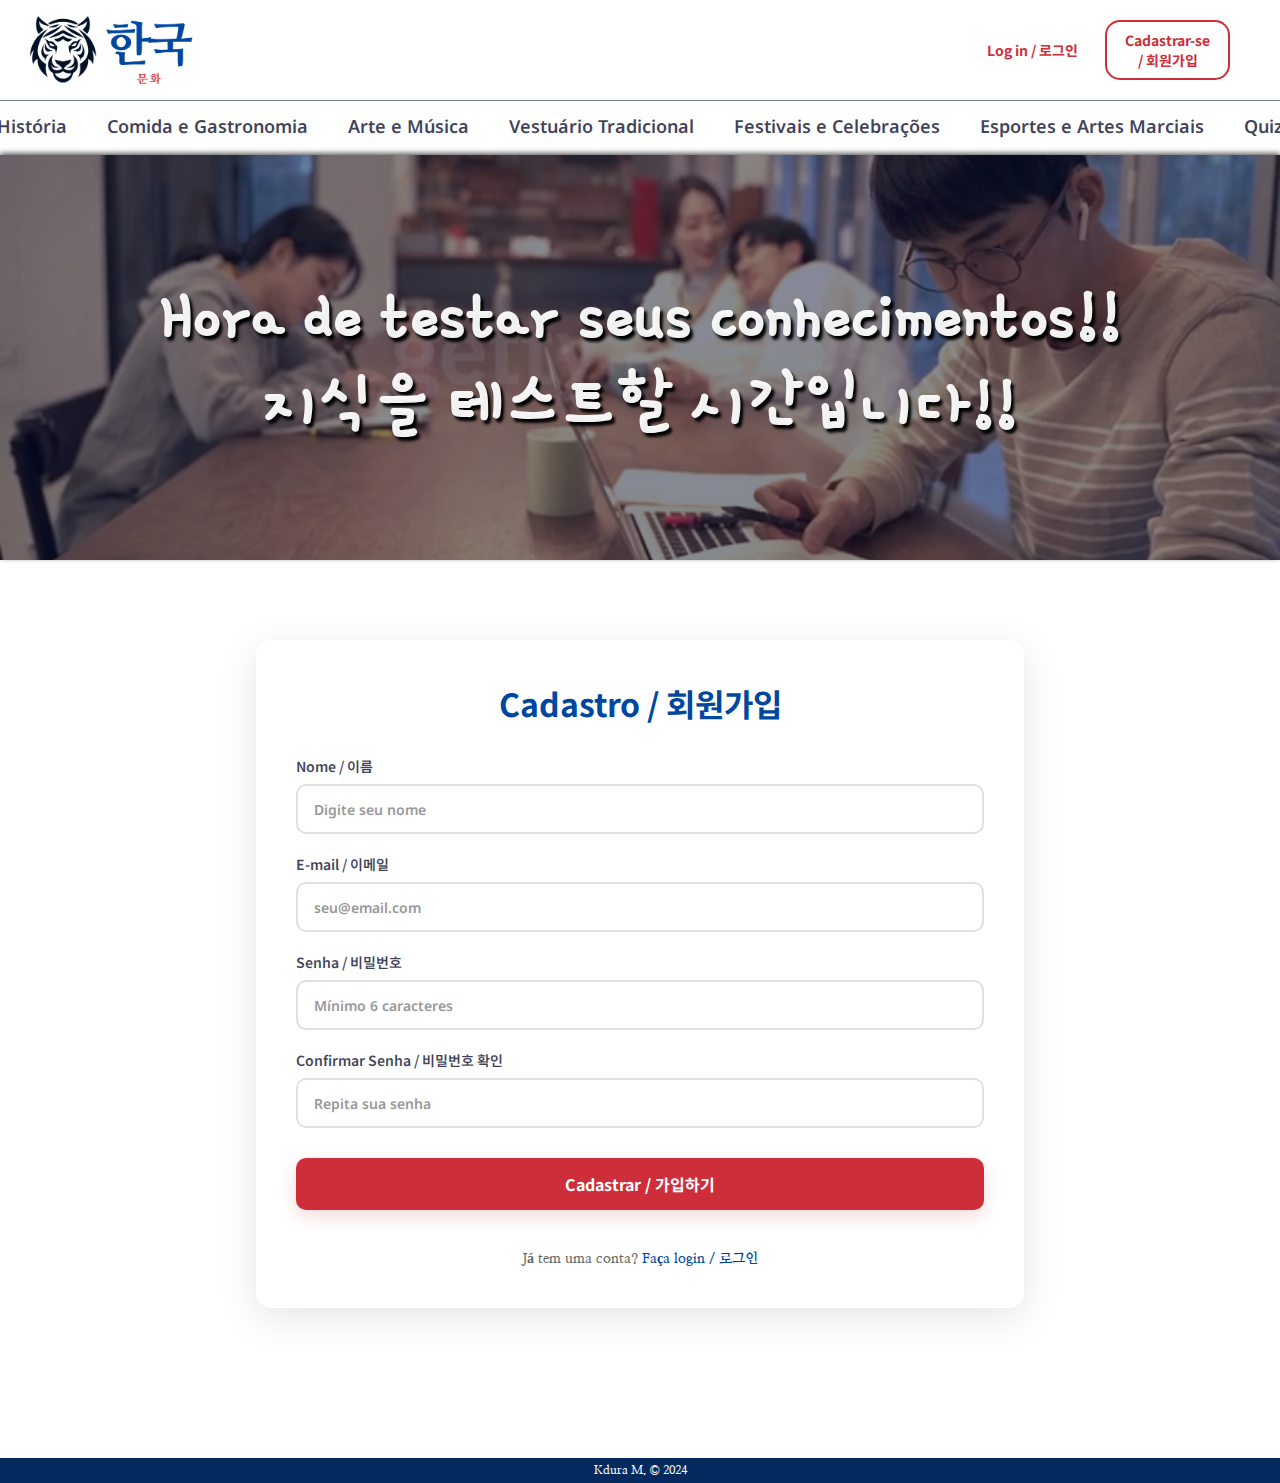
<file: html/cad.html>
<!DOCTYPE html>
<html lang="pt-br">
<head>
    <meta charset="UTF-8">
    <meta name="viewport" content="width=device-width, initial-scale=1.0">
    <link rel="stylesheet" href="../css/index.css">
    <link rel="stylesheet" href="../css/cad.css">

    <link rel="preconnect" href="https://fonts.googleapis.com">
    <link rel="preconnect" href="https://fonts.gstatic.com" crossorigin>
    <link href="https://fonts.googleapis.com/css2?family=Gamja+Flower&family=Nanum+Myeongjo&family=Noto+Sans+KR:wght@100..900&family=Noto+Sans:ital,wght@0,100..900;1,100..900&display=swap" rel="stylesheet">

    <title>Cadastro / 회원가입</title>
</head>
<body>
    <header>
        <img src="../media/logo.png" alt="" onclick="window.location.href = '../index.html'"> <button id="login" onclick="window.location.href = 'login.html'">Log in / 로그인</button> <button id="cad" onclick="window.location.href = 'cad.html'">Cadastrar-se / 회원가입</button>
    </header>

    <nav>
        <a href="hist.html" class="topics" id="hist" data-hover="역사">História</a>
        <a href="food.html" class="topics" id="food" data-hover="음식과 요리">Comida e Gastronomia</a>
        <a href="art.html" class="topics" id="art" data-hover="예술과 음악">Arte e Música</a>
        <a href="clothes.html" class="topics" id="clothes" data-hover="전통 의상">Vestuário Tradicional</a>
        <a href="celeb.html" class="topics" id="celeb" data-hover="축제와 행사">Festivais e Celebrações</a>
        <a href="sports.html" class="topics" id="sports" data-hover="스포츠와 무술">Esportes e Artes Marciais</a>
        <a href="quiz.html" class="topics" id="quiz" data-hover="퀴즈">Quiz</a>
    </nav>

    <div class="wrap"> <!-- hero section -->
        <div class="bg-video">
            <video autoplay loop muted>
                <source src="../media/quiz.mp4" type="video/mp4">
            </video>
        </div>
        
        <div class="translucent-box">
            Hora de testar seus conhecimentos!!<br>
            지식을 테스트할 시간입니다!!
        </div>
    </div> <!-- end of hero section -->

    <main>
        <div class="form-container">
            <h1 class="form-title">Cadastro / 회원가입</h1>
            
            <form class="signup-form" action="#" method="POST">
                <div class="form-group">
                    <label for="nome">Nome / 이름</label>
                    <input type="text" id="nome" name="nome" required placeholder="Digite seu nome">
                </div>

                <div class="form-group">
                    <label for="email">E-mail / 이메일</label>
                    <input type="email" id="email" name="email" required placeholder="seu@email.com">
                </div>

                <div class="form-group">
                    <label for="senha">Senha / 비밀번호</label>
                    <input type="password" id="senha" name="senha" required placeholder="Mínimo 6 caracteres">
                </div>

                <div class="form-group">
                    <label for="confirmar-senha">Confirmar Senha / 비밀번호 확인</label>
                    <input type="password" id="confirmar-senha" name="confirmar-senha" required placeholder="Repita sua senha">
                </div>

                <button type="submit" class="btn-submit">Cadastrar / 가입하기</button>
                
                <p class="form-footer">
                    Já tem uma conta? <a href="login.html">Faça login / 로그인</a>
                </p>
            </form>
        </div>
    </main>

    <footer>
        <p>Kdura M. &copy; 2024</p>
    </footer>

    <script src="../js/nav-hover.js"></script>
</body>
</html>
</file>
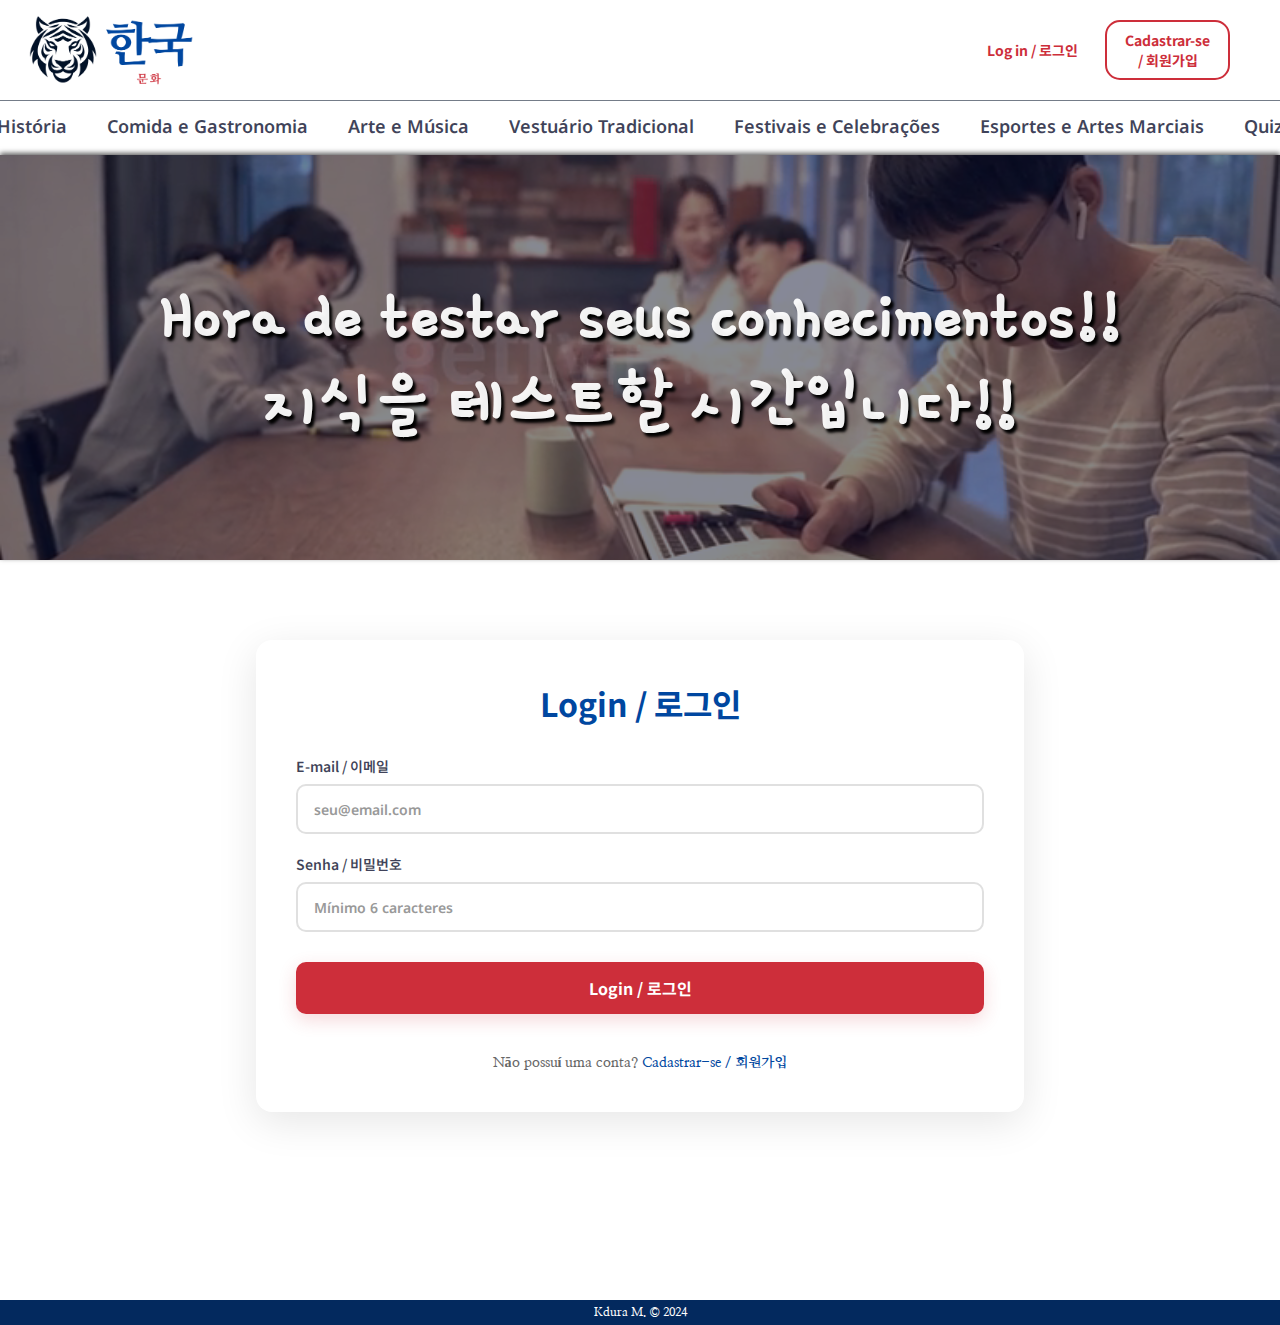
<file: html/login.html>
<!DOCTYPE html>
<html lang="pt-br">
<head>
    <meta charset="UTF-8">
    <meta name="viewport" content="width=device-width, initial-scale=1.0">
    <link rel="stylesheet" href="../css/index.css">
    <link rel="stylesheet" href="../css/cad.css">

    <link rel="preconnect" href="https://fonts.googleapis.com">
    <link rel="preconnect" href="https://fonts.gstatic.com" crossorigin>
    <link href="https://fonts.googleapis.com/css2?family=Gamja+Flower&family=Nanum+Myeongjo&family=Noto+Sans+KR:wght@100..900&family=Noto+Sans:ital,wght@0,100..900;1,100..900&display=swap" rel="stylesheet">

    <title>Cadastro / 회원가입</title>
</head>
<body>
    <header>
        <img src="../media/logo.png" alt="" onclick="window.location.href = '../index.html'"> <button id="login" onclick="window.location.href = 'login.html'">Log in / 로그인</button> <button id="cad" onclick="window.location.href = 'cad.html'">Cadastrar-se / 회원가입</button>
    </header>

    <nav>
        <a href="hist.html" class="topics" id="hist" data-hover="역사">História</a>
        <a href="food.html" class="topics" id="food" data-hover="음식과 요리">Comida e Gastronomia</a>
        <a href="art.html" class="topics" id="art" data-hover="예술과 음악">Arte e Música</a>
        <a href="clothes.html" class="topics" id="clothes" data-hover="전통 의상">Vestuário Tradicional</a>
        <a href="celeb.html" class="topics" id="celeb" data-hover="축제와 행사">Festivais e Celebrações</a>
        <a href="sports.html" class="topics" id="sports" data-hover="스포츠와 무술">Esportes e Artes Marciais</a>
        <a href="quiz.html" class="topics" id="quiz" data-hover="퀴즈">Quiz</a>
    </nav>

    <div class="wrap"> <!-- hero section -->
        <div class="bg-video">
            <video autoplay loop muted>
                <source src="../media/quiz.mp4" type="video/mp4">
            </video>
        </div>
        
        <div class="translucent-box">
            Hora de testar seus conhecimentos!!<br>
            지식을 테스트할 시간입니다!!
        </div>
    </div> <!-- end of hero section -->

    <main>
        <div class="form-container">
            <h1 class="form-title">Login / 로그인</h1>
            
            <form class="signup-form" action="#" method="POST">
                <div class="form-group">
                    <label for="email">E-mail / 이메일</label>
                    <input type="email" id="email" name="email" required placeholder="seu@email.com">
                </div>

                <div class="form-group">
                    <label for="senha">Senha / 비밀번호</label>
                    <input type="password" id="senha" name="senha" required placeholder="Mínimo 6 caracteres">
                </div>

                <button type="submit" class="btn-submit">Login / 로그인</button>

                <p class="form-footer">
                    Não possuí uma conta? <a href="cad.html">Cadastrar-se / 회원가입</a>
                </p>
            </form>
        </div>
    </main>

    <footer>
        <p>Kdura M. &copy; 2024</p>
    </footer>

    <script src="../js/nav-hover.js"></script>
</body>
</html>
</file>
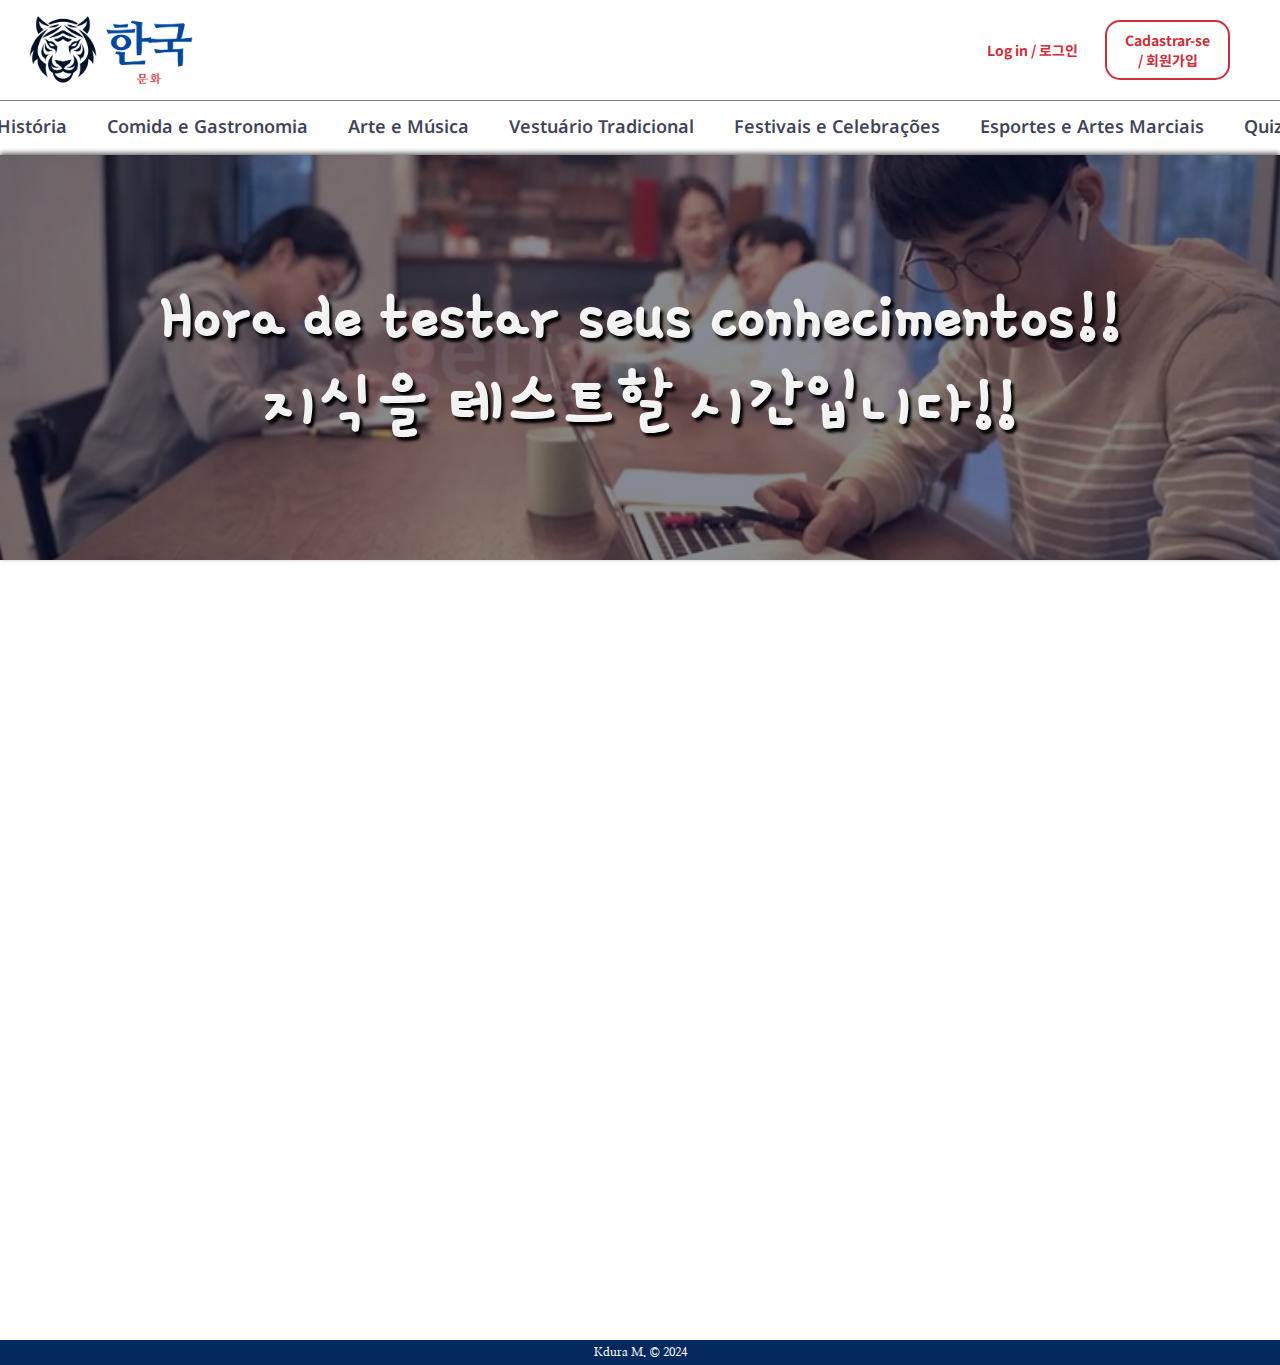
<file: html/quiz.html>
<!DOCTYPE html>
<html lang="pt-br">
<head>
    <meta charset="UTF-8">
    <meta name="viewport" content="width=device-width, initial-scale=1.0">
    <link rel="stylesheet" href="../css/index.css">
    <link rel="stylesheet" href="../css/textos.css">

    <link rel="preconnect" href="https://fonts.googleapis.com">
    <link rel="preconnect" href="https://fonts.gstatic.com" crossorigin>
    <link href="https://fonts.googleapis.com/css2?family=Gamja+Flower&family=Nanum+Myeongjo&family=Noto+Sans+KR:wght@100..900&family=Noto+Sans:ital,wght@0,100..900;1,100..900&display=swap" rel="stylesheet">

    <title>퀴즈</title>
</head>
<body>

    <header>
        <img src="../media/logo.png" alt="" onclick="window.location.href = '../index.html'"> <button id="login" onclick="window.location.href = 'login.html'">Log in / 로그인</button> <button id="cad" onclick="window.location.href = 'cad.html'">Cadastrar-se / 회원가입</button>
    </header>

    <nav>
        <a href="hist.html" class="topics" id="hist" data-hover="역사">História</a>
        <a href="food.html" class="topics" id="food" data-hover="음식과 요리">Comida e Gastronomia</a>
        <a href="art.html" class="topics" id="art" data-hover="예술과 음악">Arte e Música</a>
        <a href="clothes.html" class="topics" id="clothes" data-hover="전통 의상">Vestuário Tradicional</a>
        <a href="celeb.html" class="topics" id="celeb" data-hover="축제와 행사">Festivais e Celebrações</a>
        <a href="sports.html" class="topics" id="sports" data-hover="스포츠와 무술">Esportes e Artes Marciais</a>
        <a href="quiz.html" class="topics" id="quiz" data-hover="퀴즈">Quiz</a>
    </nav>

    <div class="wrap"> <!-- hero section -->
        <div class="bg-video">
            <video autoplay loop muted>
                <source src="../media/quiz.mp4" type="video/mp4">
            </video>
        </div>
        
        <div class="translucent-box">
            Hora de testar seus conhecimentos!!<br>
            지식을 테스트할 시간입니다!!
        </div>
    </div> <!-- end of hero section -->

    <main>
       
    </main>

    <footer>
        <p>Kdura M. &copy; 2024</p>
    </footer>

    <script src="../js/nav-hover.js"></script>
</body>
</html>
</file>
<file: css/index.css>
*{
    margin: 0;
    padding: 0;
    box-sizing: border-box;
    font-family: "Nanum Myeongjo", serif;
    font-weight: 600;
    text-decoration: none;
}

header {
    width: 100%;
    min-height: 40px;
    background-color: #ffffff;
    color: white;
    text-align: center;
    font-size: 24px;
    display: flex;
    justify-content: start;
    align-items: center;
}

header img {
    margin-left: 2%;
    max-height: 80px;
    margin-top: 10px;
    margin-bottom: 10px;
    height: 400px;
    vertical-align: middle;
}

header button {
    width: 125px;
    height: 60px;
    padding: 8px 16px;
    font-size: 14px;
    font-family: "Noto Sans KR", sans-serif;
    font-weight: bold;
    background-color: #0047A0;
    color: #CD2E3A;
    border: none;
    border-radius: 15px;
    cursor: pointer;
    transition: all 0.3s ease;
}

#login{
    background-color: #0048a000;
    margin-left: auto;
    margin-right: 10px;
}

#login:hover{
    color: #d3515c;
    transform: scale(1.1);
}

#cad{
    margin-right: 50px;
    background-color: #ffffff;
    border: 2px solid #CD2E3A;
}

#cad:hover{
    border: 2px solid #ffffff;
    background-color: #CD2E3A;
    color: #ffffff;
    transform: scale(1.1);
}

nav{
    width: 100%;
    min-height: 50px;
    margin-bottom: 5px;
    background-color: #ffffff;
    border-top: 1px solid #0111278c;
    text-align: center;
    display: flex;
    justify-content: center;
    align-items: center;
    gap: 40px;
}

nav a{
    font-size: 18px;
    color: #0a0e2cc7;
    font-family: "Noto Sans", sans-serif;
    display: inline-block;
    transition: all 0.5s ease;
    background-image: linear-gradient(to right, #0047A0, #0047A0);
    background-size: 0% 2px;
    background-repeat: no-repeat;
    background-position: 0 100%;
    transition: background-size 0.3s ease-in-out;
    white-space: nowrap;
    outline: none;
}

nav a:focus,
nav a:focus-visible {
    color: #0047A0;
    background-size: 100% 2px;
    transform: scale(1.1);
    outline: 2px solid rgba(0, 71, 160, 0.3);
    outline-offset: 4px;
}

nav a:hover{
    color: #0047A0;
    background-size: 100% 2px;
    transform: scale(1.1);
}

/* typing animation start */
.topics.typing::after{
    content: "";
    display: inline-block;
    width: 1px;
    height: 1em;
    vertical-align: text-bottom;
    margin-left: 4px;
    background: currentColor;
    animation: blink 1s steps(1) infinite;
}

.topics.typing {
    transform: none !important;
}
.topics.typing:hover {
    transform: none !important;
}

@keyframes blink {
    50%{opacity: 0;}
}
/* typing animation end */

/* hero section start */
.wrap {
    position: relative;
    width: 100%;
    height: 45vh;
    box-shadow: 0px -2px 5px rgba(0, 0, 0, 0.623);
}

.bg-video {
    position: absolute;
    left: 0;
    top: 0;
    height: 100%;
    width: 100%;
    z-index: 1;
}

.bg-video > video {
	width: 100%;
	height: 100%;
	object-fit: cover;
}
/* hero section end */

.translucent-box{
    position: relative;
    z-index: 1002;
    width: 100%;
    min-height: 45vh;
    background-color: #0a0e2c7e;
    text-align: center;
    display: flex;
    justify-content: center;
    align-items: center;
    color: #fffffff1;
    font-size: 70px;
    font-family: "Gamja Flower", cursive;
    font-weight: bold;
    text-shadow: #000000 3px 4px 3px;
}

main{
    width: 90%;
    min-height: 70vh;
    display: flex;
    flex-direction: column;
    justify-content: start;
    align-items: start;
    margin: 20px auto;
    margin-bottom: 90px;
    padding: 50px;
}

.title-artigo-container{
    width: 100%;
    min-height: 150px;
    display: flex;
    flex-direction: row;
    justify-content: center;
    align-items: center;
    gap: 20px;
    margin-top: 50px;
}

.title-artigo{
    width: 90%;
    min-height: 100px;
    color: #dd381b;
    font-family: "Noto Sans KR", sans-serif;
    font-size: 40px;
    font-weight: 560;
    padding: 20px;
    border-radius: 10px;
    display: flex;
    justify-content: center;
    align-items: center;
    text-align: center;
    text-shadow: #616161 2px 2px 10px;
    transition: all 0.3s ease;
}

.title-artigo:hover{
    transform: scale(1.05);
}

.texto-index-container{
    width: 100%;
    min-height: 250px;
    display: flex;
    justify-content: center;
    align-items: center;
    flex-direction: row;
    transition: all 0.3s ease;
}

.texto-index-container p{
    margin-bottom: 15px;
}

.texto-index{
    width: 49%;
    min-height: 200px;
    padding: 20px;
    font-size: 18px;
    color: #03295e;
    display: flex;
    flex-direction: column;
    justify-content: center;
    align-items: center;
    font-weight: lighter;
    text-align: justify;
}

#article-esq{
    border-right: #0047A0 1px solid;
}

#article-dir{
    border-left: #0047A0 1px solid;
    font-size: 22px;
}

footer {
    width: 100%;
    min-height: 25px;
    background-color: #03295e;
    color: white;
    display: flex;
    justify-content: center;
    align-items: center;
    padding-inline-start: 10px;
    padding-inline-end: 10px;
    text-align: center;
    position: relative;
    bottom: 0;
    z-index: 1003;
}

footer p {
    font-size: 12px;
    width: 100%;
}
</file>
<file: css/cad.css>
.form-container {
    width: 60vw;
    margin: 10px auto;
    padding: 40px;
    background-color: white;
    border-radius: 16px;
    box-shadow: 0 10px 40px rgba(0, 0, 0, 0.1);
}

.form-title {
    font-family: "Noto Sans KR", sans-serif;
    font-size: 32px;
    font-weight: 700;
    color: #0047A0;
    text-align: center;
    margin-bottom: 30px;
}

.signup-form {
    display: flex;
    flex-direction: column;
    gap: 20px;
}

.form-group {
    display: flex;
    flex-direction: column;
    gap: 8px;
}

.form-group label {
    font-family: "Noto Sans KR", sans-serif;
    font-size: 14px;
    font-weight: 600;
    color: #0a0e2cc7;
}

.form-group input {
    padding: 12px 16px;
    font-size: 16px;
    font-family: "Noto Sans", sans-serif;
    border: 2px solid #e0e0e0;
    border-radius: 10px;
    transition: all 0.3s ease;
    outline: none;
}

.form-group input:focus {
    border-color: #0047A0;
    box-shadow: 0 0 0 3px rgba(0, 71, 160, 0.1);
}

.form-group input::placeholder {
    color: #999;
    font-size: 14px;
}

.btn-submit {
    padding: 14px 24px;
    font-size: 16px;
    font-family: "Noto Sans KR", sans-serif;
    font-weight: 700;
    background-color: #CD2E3A;
    color: white;
    border: none;
    border-radius: 10px;
    cursor: pointer;
    transition: all 0.3s ease;
    margin-top: 10px;
    box-shadow: 0 6px 18px rgba(205,46,58,0.18);
}

.btn-submit:hover {
    background-color: #a82530;
    transform: translateY(-3px);
    box-shadow: 0 4px 12px rgba(205, 46, 58, 0.3);
}

.btn-submit:active {
    transform: translateY(0);
}

.btn-reset{
    width: 80px;
    padding: 14px 24px;
    font-size: 12px;
    font-family: "Noto Sans KR", sans-serif;
    font-weight: 700;
    background-color: #04204a;
    color: white;
    border: none;
    border-radius: 10px;
    cursor: pointer;
    margin-top: 10px;
    box-shadow: 0 6px 18px rgba(205,46,58,0.18);
    display: flex;
    justify-content: center;
    align-items: center;
}

.form-footer {
    text-align: center;
    margin-top: 20px;
    font-size: 14px;
    color: #666;
}

.form-footer a {
    color: #0047A0;
    text-decoration: none;
    font-weight: 600;
    transition: color 0.3s ease;
}

.form-footer a:hover {
    color: #CD2E3A;
    text-decoration: underline;
}

/* Quiz styles start */
.quiz-container {
    width: 60vw;
    margin: 30px auto;
    padding: 28px;
    background: rgba(255,255,255,0.97);
    border-radius: 14px;
    box-shadow: 0 12px 40px rgba(0,0,0,0.08);
    border: 1px solid rgba(0,0,0,0.03);
}

.quiz-title {
    font-family: "Noto Sans KR", sans-serif;
    color: #0047A0;
    font-size: 35px;
    font-weight: 800;
    text-align: center;
    margin-bottom: 8px;
}

.quiz-instructions {
    text-align: center;
    color: #0a0e2cc7;
    margin-bottom: 18px;
    font-size: 17.5px;
}

.questions-list {
    list-style: none;
    counter-reset: q;
    padding-left: 0;
    margin: 0;
}

.question {
    margin-bottom: 16px;
    padding: 12px;
    border-radius: 10px;
    background: linear-gradient(180deg, rgba(0,71,160,0.02), transparent 60%);
    border: 1px solid rgba(0,71,160,0.04);
}

.question fieldset {
    border: none;
    margin: 0;
    padding: 0;
}

.question legend {
    font-weight: 700;
    color: #03295e;
    margin-bottom: 10px;
    font-size: 20px;
}

.options {
    display: flex;
    flex-direction: column;
    gap: 8px;
}

.options label {
    display: inline-flex;
    align-items: center;
    gap: 10px;
    padding: 8px 12px;
    border-radius: 8px;
    cursor: pointer;
    transition: background 0.15s ease, transform 0.08s ease;
    color: #04204a;
    font-size: 18px;
    border: 1px solid transparent;
}

.options input[type="radio"] {
    -webkit-appearance: none;
    appearance: none;
    width: 18px;
    height: 18px;
    border-radius: 50%;
    border: 2px solid #cfcfcf;
    display: inline-block;
    position: relative;
    margin: 0 8px 0 0;
    vertical-align: middle;
    background: transparent;
    box-sizing: border-box;
}

.options input[type="radio"]::after {
    content: '';
    position: absolute;
    top: 50%;
    left: 50%;
    width: 8px;
    height: 8px;
    border-radius: 50%;
    transform: translate(-50%, -50%);
    background: transparent;
    transition: background .12s ease;
}

.options input[type="radio"]:checked {
    border-color: #0047A0;
}
.options input[type="radio"]:checked::after {
    background: #0047A0;
}

.options label:hover {
    background: rgba(0,71,160,0.03);
}

/* Quiz styles end */

/* Quiz results styles start */
.quiz-container .options label.correct {
    background: rgba(40,167,69,0.08);
    border-color: rgba(40,167,69,0.28);
    color: #165b2b;
}
.quiz-container .options label.correct input[type="radio"] {
    border-color: #28a745;
}
.quiz-container .options label.correct input[type="radio"]::after {
    background: #28a745;
}

.quiz-container .options label.incorrect {
    background: rgba(205,46,58,0.08);
    border-color: rgba(205,46,58,0.28);
    color: #7a2726;
}
.quiz-container .options label.incorrect input[type="radio"] {
    border-color: #d9534f;
}
.quiz-container .options label.incorrect input[type="radio"]::after {
    background: #d9534f;
}

.quiz-container .options label.neutral-correct {
    background: rgba(40,167,69,0.05);
    border-color: rgba(40,167,69,0.14);
    color: #165b2b;
}
.quiz-container .options label.neutral-correct input[type="radio"] {
    border-color: #28a745;
}
.quiz-container .options label.neutral-correct input[type="radio"]::after {
    background: transparent;
    box-shadow: 0 0 0 3px rgba(40,167,69,0.06) inset;
}

.quiz-container .options input[type="radio"] {
    background: transparent;
}

/* Quiz results styles end */
</file>
<file: css/textos.css>
.title-artigo-container{
    margin-top: 20px;
    display: flex;
    justify-content: start;
    align-items: center;
}

.title-artigo{
    margin-left: 1vw;
    text-shadow: #616161 2px 2px 5px;
    z-index: 1001;
    font-family: "Noto Sans KR", sans-serif;
    font-weight: 700;
    color: #CD2E3A;
    display: flex;
    justify-content: flex-start;
}

main{
    width: 95%;
    display: flex;
    justify-content: center;
    align-items: center;
    margin-bottom: 70px;
    margin-top: 80px;
    padding-top: 0;
}

hr{
    border: none;
    border-top: 2px solid #0047A0;
    margin: 40px 0 40px 0;
}

.texto-index-container{
    justify-content: center;
    margin-top: -40px;
    width: 100%;
}

.texto-index{
    width: 100%;
    padding: 40px;
    z-index: 1000;
    display: block;
    align-items: initial;
    justify-content: initial;
}

.texto-index p{
    font-size: 20px;
    font-family: "Nanum Myeongjo", serif;
}

.texto-index strong{
    font-family: "Noto Sans KR", sans-serif;
    font-weight: 800;
    color: #0047A0;
}

.texto-index h1{
    font-size: 28px;
    font-family: "Noto Sans KR", sans-serif;
    color: #0047A0;
    font-weight: 700;
    margin-bottom: 30px;
    text-shadow: #616161 2px 2px 5px;
}

.texto-index h1,
.texto-index h2 {
  clear: both;
  margin-top: 32px;
}

.texto-index h2{
    font-family: "Noto Sans KR", sans-serif;
    color: #CD2E3A;
    font-weight: 700;
    margin-bottom: 30px;
    text-shadow: #616161 2px 2px 5px;
}

.texto-index hr {
  clear: both;
}

.texto-index ul {
    margin-left: 50px;
    margin-bottom: 15px;
    color: #03295e;
}

.texto-index li {
    margin-bottom: 8px;
    line-height: 1.6;
}

.texto-index .text-imgs-left{
    width: 260px;
    height: auto;
    float: left;
    margin: 0px 20px 0px 20px;
    border-radius: 8px;
    box-shadow: 0 2px 8px rgba(0,0,0,0.15);
}

.texto-index .text-imgs-right{
    width: 260px;
    height: auto;
    float: right;
    margin: 0px 20px 0px 20px;
    border-radius: 8px;
    box-shadow: 0 2px 8px rgba(0,0,0,0.15);
}

#gugak-img, #arte-img, #buchaechum-img, 
#hanbok-img, #hanbok-moder-img{
    width: 340px;
    margin: 0px 20px 20px 0px;
}

#seollal-img, #chuseok-img, #yeondeunhoe-img,
#jinju-img, #kpop-img{
    width: 400px;
    margin: -10px 20px 20px 0px;
}

#taekwondo-img{
    width: 350px;
    margin: 0px 20px 20px 0px;
}

#arco-img, #golf-img{
    width: 350px;
    margin-right: 80px;
}

#seul-img{
    height: 230px;
    width: auto;
}

.texto-index .text-imgs-food{
    width: 420px;
    height: auto;
    float: left;
    margin: 0px 20px 0px 20px;
    border-radius: 8px;
    box-shadow: 0 2px 8px rgba(0,0,0,0.15);
}
</file>
